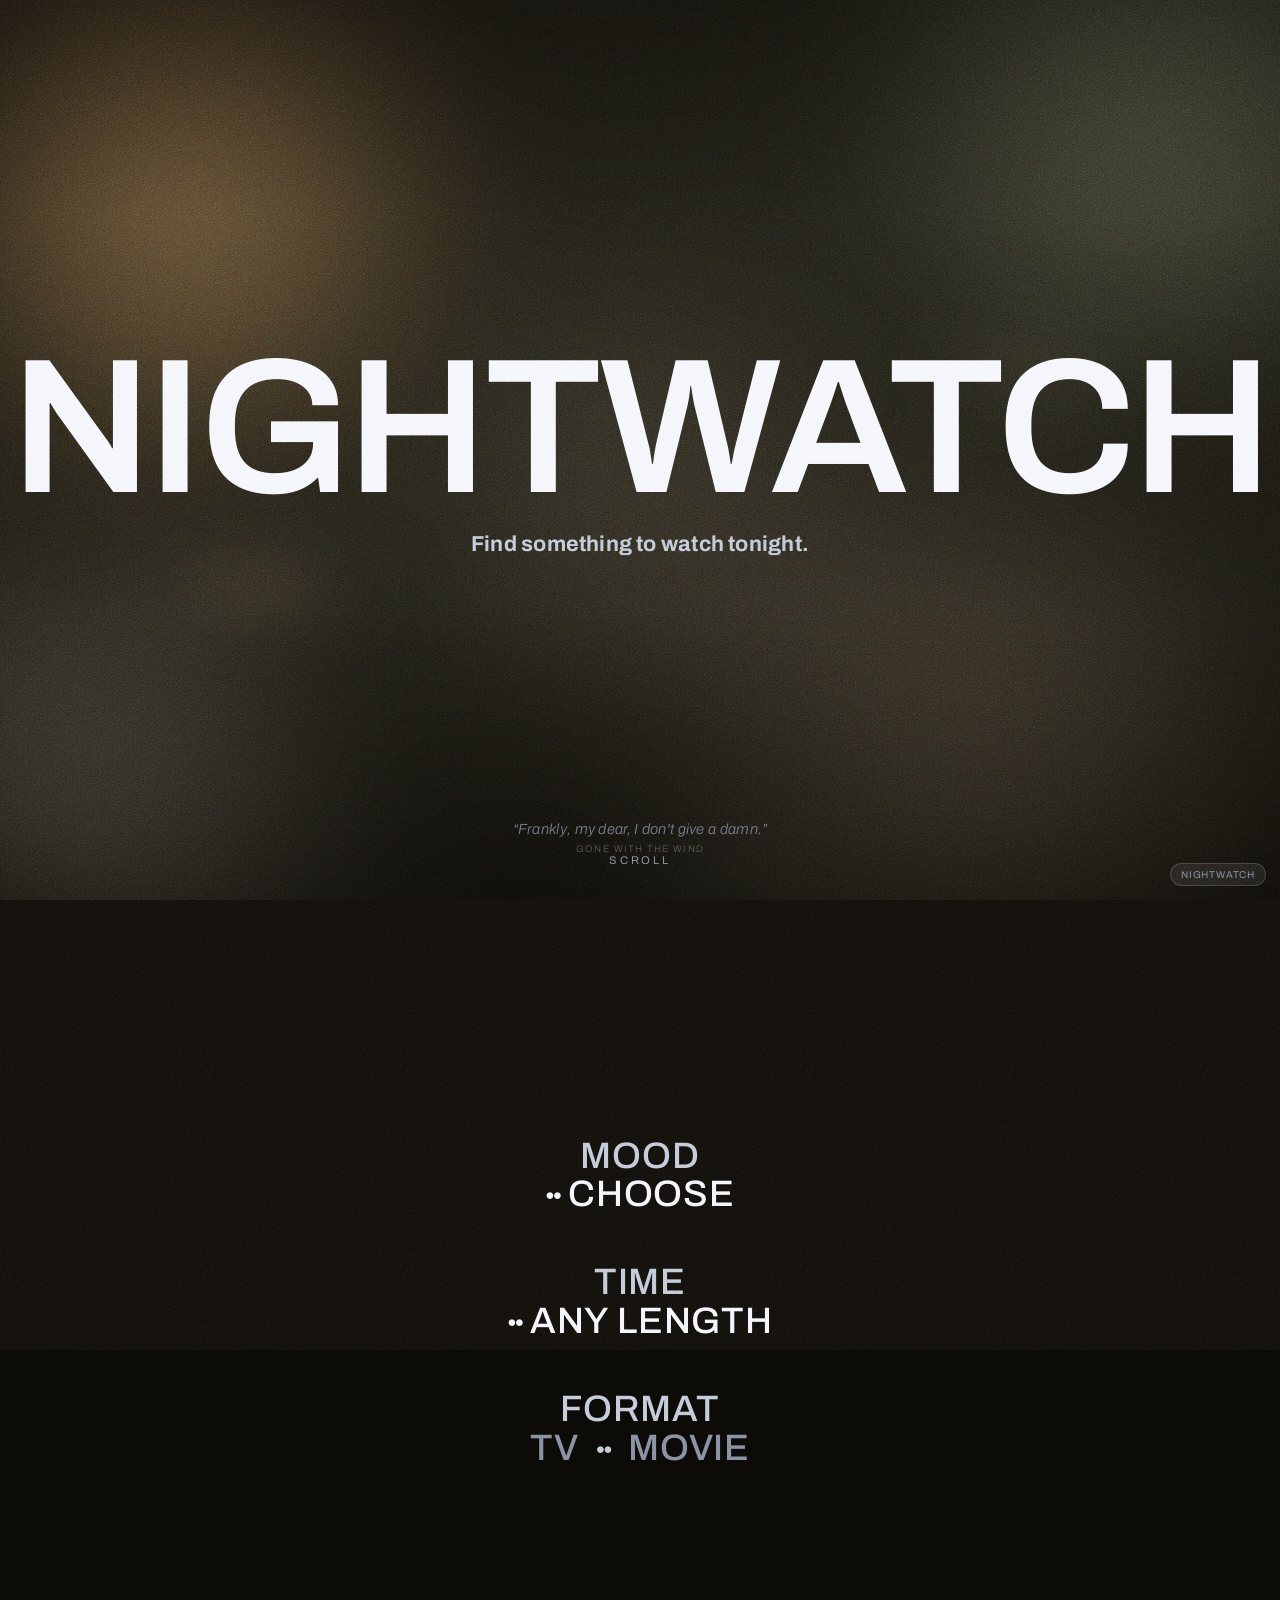
<file: index.html>
<!DOCTYPE html>
<html lang="en">
<head>
<meta charset="UTF-8" />
<meta name="viewport" content="width=device-width, initial-scale=1.0" />
<title>NightWatch — prototype</title>
<link rel="preconnect" href="https://fonts.googleapis.com" />
<link rel="preconnect" href="https://fonts.gstatic.com" crossorigin />
<link href="https://fonts.googleapis.com/css2?family=Archivo:wght@300;400;500;600;700&display=swap" rel="stylesheet" />
<style>
  :root {
    /* frosted pastel palette (from background inspo) */
    --sage: #b9c6ac;
    --blue: #a6bcc6;
    --cream: #ecebe0;
    --mist: #cdd6cf;

    --ink: #f4f6fb;          /* primary text (white) */
    --ink-dim: #c6cdda;      /* secondary text */
    --ink-faint: #8b93a4;    /* faint labels */
    --accent: #0a0a0a;       /* neutral black (no color accent) */
    --accent-warm: #0a0a0a;  /* neutral black (no color accent) */

    --font-display: "Archivo", "Helvetica Neue", Helvetica, Arial, sans-serif;
    --font-body: "Archivo", "Helvetica Neue", Helvetica, Arial, sans-serif;
    --font-mono: "Archivo", "Helvetica Neue", Helvetica, Arial, sans-serif;
  }

  * { box-sizing: border-box; }
  html { scroll-behavior: smooth; background: #0d0b08; }

  body {
    margin: 0;
    font-family: var(--font-body);
    color: var(--ink);
    min-height: 100vh;
    overflow-x: hidden;
    background: transparent;
  }

  /* moving, out-of-focus photographic backdrop */
  .bg { position: fixed; inset: 0; z-index: -1; overflow: hidden; background: #0d0b08; }
  .bg-scene {
    position: absolute; inset: -22%;
    filter: blur(72px) saturate(1.15);
    will-change: transform;
    animation: drift 46s ease-in-out infinite alternate;
    background:
      radial-gradient(38vw 40vw at 25% 30%, rgba(200,152,98,0.55) 0%, transparent 62%),   /* warm amber */
      radial-gradient(42vw 44vw at 78% 22%, rgba(150,160,120,0.42) 0%, transparent 60%),  /* sage */
      radial-gradient(46vw 48vw at 68% 78%, rgba(120,108,84,0.52) 0%, transparent 62%),   /* olive brown */
      radial-gradient(40vw 42vw at 20% 82%, rgba(212,198,170,0.40) 0%, transparent 60%),  /* cream fog */
      radial-gradient(32vw 32vw at 50% 55%, rgba(64,58,46,0.60) 0%, transparent 70%),     /* dark core */
      linear-gradient(155deg, #14110c 0%, #1b1a14 45%, #0f0d0a 100%);
  }
  .bg-streaks {
    position: absolute; inset: -25%;
    filter: blur(34px);
    opacity: 0.5;
    mix-blend-mode: screen;
    will-change: transform;
    animation: drift2 37s ease-in-out infinite alternate;
    background:
      radial-gradient(13vw 3vw at 30% 60%, rgba(255,190,120,0.55), transparent 70%),
      radial-gradient(10vw 2.4vw at 70% 44%, rgba(255,222,172,0.42), transparent 70%),
      radial-gradient(15vw 3vw at 56% 82%, rgba(200,240,205,0.22), transparent 70%);
  }
  .bg-veil {
    position: absolute; inset: 0;
    background:
      radial-gradient(120vw 92vh at 50% 42%, transparent 0%, rgba(8,7,5,0.30) 68%, rgba(6,5,4,0.72) 100%),
      linear-gradient(180deg, rgba(6,5,4,0.38) 0%, transparent 24%, transparent 68%, rgba(6,5,4,0.58) 100%);
  }
  @keyframes drift {
    0%   { transform: translate3d(-3%, -2%, 0) scale(1.14) rotate(0.6deg); }
    100% { transform: translate3d(4%, 3%, 0) scale(1.3) rotate(-0.6deg); }
  }
  @keyframes drift2 {
    0%   { transform: translate3d(2%, 1%, 0) scale(1.1); }
    100% { transform: translate3d(-3%, -2%, 0) scale(1.26); }
  }
  @media (prefers-reduced-motion: reduce) {
    .bg-scene, .bg-streaks { animation: none; }
  }

  /* film-grain overlay — coarse base layer */
  body::before {
    content: "";
    position: fixed;
    inset: -50%;
    width: 200%;
    height: 200%;
    z-index: 0;
    pointer-events: none;
    opacity: 0.85;
    background-image: url("data:image/svg+xml,%3Csvg xmlns='http://www.w3.org/2000/svg' width='200' height='200'%3E%3Cfilter id='n'%3E%3CfeTurbulence type='fractalNoise' baseFrequency='0.72' numOctaves='4' stitchTiles='stitch'/%3E%3C/filter%3E%3Crect width='100%25' height='100%25' filter='url(%23n)'/%3E%3C/svg%3E");
    mix-blend-mode: soft-light;
    animation: grain 0.6s steps(4) infinite;
  }
  /* film-grain overlay — fine sharp layer */
  body::after {
    content: "";
    position: fixed;
    inset: -50%;
    width: 200%;
    height: 200%;
    z-index: 0;
    pointer-events: none;
    opacity: 0.45;
    background-image: url("data:image/svg+xml,%3Csvg xmlns='http://www.w3.org/2000/svg' width='140' height='140'%3E%3Cfilter id='m'%3E%3CfeTurbulence type='fractalNoise' baseFrequency='1.1' numOctaves='2' stitchTiles='stitch'/%3E%3C/filter%3E%3Crect width='100%25' height='100%25' filter='url(%23m)'/%3E%3C/svg%3E");
    mix-blend-mode: overlay;
    animation: grain 0.5s steps(3) infinite reverse;
  }
  @keyframes grain {
    0%   { transform: translate(0, 0); }
    25%  { transform: translate(-4%, 3%); }
    50%  { transform: translate(3%, -4%); }
    75%  { transform: translate(-3%, -2%); }
    100% { transform: translate(2%, 4%); }
  }
  @media (prefers-reduced-motion: reduce) {
    body::before, body::after { animation: none; }
  }

  /* ---------- HERO ---------- */
  .hero {
    position: sticky;
    top: 0;
    height: 100vh;
    display: flex;
    flex-direction: column;
    align-items: center;
    justify-content: center;
    text-align: center;
    z-index: 1;
    will-change: opacity, transform;
  }
  .hero-title {
    font-family: var(--font-display);
    font-weight: 600;
    letter-spacing: -0.02em;
    line-height: 0.88;
    margin: 0;
    font-size: clamp(3rem, 15vw, 14rem);
    color: var(--ink);
    white-space: nowrap;
  }
  .hero-tagline {
    margin: 20px 0 0;
    font-family: var(--font-body);
    font-size: clamp(0.95rem, 2vw, 1.35rem);
    font-weight: 700;
    color: var(--ink-dim);
    letter-spacing: 0.01em;
  }
  .scroll-cue {
    position: absolute;
    bottom: 34px;
    font-family: var(--font-mono);
    color: var(--ink-faint);
    font-size: 0.7rem;
    letter-spacing: 0.25em;
    text-transform: uppercase;
    animation: bob 2.2s ease-in-out infinite;
  }
  @keyframes bob {
    0%, 100% { transform: translateY(0); opacity: 0.6; }
    50% { transform: translateY(6px); opacity: 1; }
  }

  /* ---------- CHOOSER ---------- */
  .chooser {
    position: relative;
    z-index: 2;
    min-height: 100vh;
    display: flex;
    flex-direction: column;
    align-items: center;
    justify-content: center;
    gap: 40px;
    padding: 80px 24px;
    text-align: center;
  }
  /* ---------- CHOOSER (end-credits style) ---------- */
  .credits {
    display: flex;
    flex-direction: column;
    align-items: center;
    gap: clamp(30px, 5.5vh, 58px);
    font-family: var(--font-display);
    text-transform: uppercase;
    color: var(--ink);
  }
  .credit {
    position: relative;
    cursor: pointer;
    text-align: center;
    line-height: 1.05;
    letter-spacing: 0.05em;
    font-weight: 500;
  }
  .credit-role {
    display: block;
    font-size: clamp(1.3rem, 3.2vw, 2.3rem);
    color: var(--ink-dim);
  }
  .credit-value {
    display: block;
    font-size: clamp(1.3rem, 3.2vw, 2.3rem);
    color: var(--ink);
    transition: opacity 0.2s, color 0.2s;
  }
  .credit-value::before {
    content: "\25CF\25CF";
    font-size: 0.42em;
    vertical-align: 0.4em;
    letter-spacing: -0.12em;
    margin-right: 0.5em;
  }
  .credit:hover .credit-value { opacity: 0.6; }
  .credit.chosen .credit-value { color: #fff; }
  .credit .menu { letter-spacing: normal; }

  /* format row (TV / Movie) */
  .credit.credit-format { cursor: default; }
  .credit.credit-format:hover .credit-value { opacity: 1; }
  .credit-value.fmt::before { content: none; }
  .type-word {
    cursor: pointer;
    color: var(--ink-faint);
    transition: color 0.2s, opacity 0.2s;
  }
  .type-word:hover { color: var(--ink); opacity: 0.85; }
  .type-word.active { color: #fff; }
  .fmt-dots {
    font-size: 0.42em;
    vertical-align: 0.4em;
    letter-spacing: -0.12em;
    margin: 0 0.55em;
    color: var(--ink-dim);
  }

  /* dropdown */
  .menu {
    position: absolute;
    top: calc(100% + 16px);
    left: 50%;
    transform: translateX(-50%) translateY(6px);
    min-width: 300px;
    background: rgba(18, 15, 11, 0.9);
    backdrop-filter: blur(20px) saturate(1.1);
    -webkit-backdrop-filter: blur(20px) saturate(1.1);
    border: 1px solid rgba(255, 255, 255, 0.12);
    border-radius: 6px;
    box-shadow: 0 26px 70px rgba(0, 0, 0, 0.6);
    padding: 10px;
    opacity: 0;
    visibility: hidden;
    transition: opacity 0.2s, transform 0.2s;
    z-index: 20;
    text-align: center;
  }
  .menu.open { opacity: 1; visibility: visible; transform: translateX(-50%) translateY(0); }
  .menu-item {
    display: flex; flex-direction: column; gap: 3px;
    padding: 12px 16px; border-radius: 4px; cursor: pointer;
    transition: background 0.15s;
  }
  .menu-item:hover { background: rgba(255, 255, 255, 0.06); }
  .menu-item .mi-title {
    font-family: var(--font-display); font-size: 1rem; font-weight: 500;
    text-transform: uppercase; letter-spacing: 0.05em; color: #fff; line-height: 1.25;
  }
  .menu-item .mi-title::before {
    content: "\25CF\25CF";
    font-size: 0.4em; vertical-align: 0.35em;
    letter-spacing: -0.12em; margin-right: 0.5em;
    opacity: 0; transition: opacity 0.15s;
  }
  .menu-item:hover .mi-title::before { opacity: 1; }
  .menu-item .mi-sub {
    font-family: var(--font-body); font-size: 0.82rem; font-weight: 400;
    text-transform: none; color: var(--ink-dim);
    letter-spacing: 0.01em; line-height: 1.45; margin-top: 1px;
  }

  /* show me */
  .showme-wrap { min-height: 56px; display: flex; align-items: center; justify-content: center; }
  .showme {
    font-family: var(--font-display);
    font-size: clamp(1.4rem, 3.2vw, 2.2rem);
    font-weight: 500;
    cursor: pointer;
    color: var(--ink);
    letter-spacing: -0.01em;
    opacity: 0;
    transform: translateY(10px);
    transition: opacity 0.4s, transform 0.4s;
    pointer-events: none;
  }
  .showme.visible { opacity: 1; transform: translateY(0); pointer-events: auto; }
  .showme::after { content: " \2192"; }
  .showme:hover { opacity: 0.6; }

  /* ---------- RESULTS (row of posters, hover to enlarge) ---------- */
  .results-wrap {
    position: relative;
    z-index: 2;
    min-height: 90vh;
    display: flex;
    flex-direction: column;
    align-items: center;
    justify-content: center;
    padding: 40px 24px 120px;
    gap: 26px;
  }

  .results {
    display: flex;
    flex-wrap: nowrap;
    justify-content: center;
    align-items: center;
    gap: clamp(12px, 1.6vw, 24px);
    width: 100%;
    max-width: 1200px;
    min-height: 420px;
  }

  .poster-item {
    position: relative;
    flex: 0 0 auto;
    width: clamp(96px, 12.5vw, 165px);
    aspect-ratio: 2 / 3;
    border-radius: 6px;
    overflow: hidden;
    cursor: pointer;
    box-shadow: 0 14px 34px rgba(40, 45, 55, 0.22);
    transition: width 0.55s cubic-bezier(0.2, 0.75, 0.2, 1),
                box-shadow 0.4s, border-radius 0.4s;
    animation: rise 0.6s ease both;
  }
  @keyframes rise { from { opacity: 0; transform: translateY(22px);} to { opacity: 1; transform: translateY(0);} }
  .poster-item:hover {
    width: clamp(260px, 32vw, 380px);
    z-index: 10;
    box-shadow: 0 30px 70px rgba(40, 45, 55, 0.4);
    border-radius: 8px;
  }

  .poster-bg {
    position: absolute; inset: 0;
    display: flex; align-items: flex-end;
    padding: 16px;
    background-size: cover;
    background-position: center;
    background-repeat: no-repeat;
  }
  .poster-img {
    position: absolute; inset: 0;
    width: 100%; height: 100%;
    object-fit: cover;
    display: block;
    z-index: 1;
    transition: filter 0.45s ease;
  }
  .poster-item:hover .poster-img { filter: brightness(0.42) saturate(0.95); }
  .poster-name {
    font-family: var(--font-display);
    font-weight: 700;
    color: #fff;
    font-size: 1.15rem;
    line-height: 1.1;
    text-shadow: 0 2px 16px rgba(0,0,0,0.5);
    transition: opacity 0.3s;
  }
  .poster-item:hover .poster-name { opacity: 0; }

  .poster-badge {
    position: absolute; top: 14px; left: 14px;
    z-index: 3;
    font-family: var(--font-mono);
    font-size: 0.6rem; font-weight: 500;
    text-transform: uppercase; letter-spacing: 0.1em;
    color: #fff;
    background: rgba(0,0,0,0.35);
    backdrop-filter: blur(4px);
    padding: 4px 8px; border-radius: 4px;
  }

  .info {
    position: absolute; inset: 0;
    z-index: 2;
    background: linear-gradient(180deg, rgba(8,7,5,0.28) 0%, rgba(8,7,5,0.40) 55%, rgba(8,7,5,0.62) 100%);
    padding: 22px;
    display: flex; flex-direction: column; justify-content: flex-end; gap: 8px;
    opacity: 0;
    transition: opacity 0.4s ease 0.1s;
    pointer-events: none;
    color: #fff;
  }
  .poster-item:hover .info { opacity: 1; pointer-events: auto; }
  .info h3 { font-family: var(--font-display); margin: 0; font-size: 1.5rem; font-weight: 700; line-height: 1.05; }
  .info .meta {
    font-family: var(--font-mono);
    font-size: 0.7rem; letter-spacing: 0.06em;
    color: rgba(255,255,255,0.82);
    display: flex; flex-wrap: wrap; gap: 4px 12px;
  }
  .info .overview {
    font-family: var(--font-body); font-weight: 300; font-size: 0.85rem; line-height: 1.5;
    color: rgba(255,255,255,0.9);
    display: -webkit-box; -webkit-line-clamp: 4; line-clamp: 4; -webkit-box-orient: vertical; overflow: hidden;
  }
  .info .stream-label {
    font-family: var(--font-mono); font-size: 0.6rem; letter-spacing: 0.1em; text-transform: uppercase;
    color: rgba(255,255,255,0.6); margin-top: 2px;
  }
  .chips { display: flex; flex-wrap: wrap; gap: 5px; }
  .chip {
    font-family: var(--font-mono); font-size: 0.66rem;
    padding: 3px 8px; border-radius: 4px;
    background: rgba(255,255,255,0.18); color: #fff;
  }
  .watched-btn {
    margin-top: 8px;
    align-self: flex-start;
    border: 1.5px solid rgba(255,255,255,0.5);
    background: transparent;
    color: #fff;
    font-family: var(--font-mono);
    font-size: 0.72rem; letter-spacing: 0.06em; text-transform: uppercase;
    padding: 8px 14px; border-radius: 6px; cursor: pointer;
    transition: all 0.18s;
  }
  .watched-btn:hover { background: rgba(255,255,255,0.15); border-color: #fff; }
  .poster-item.watched .watched-btn { background: var(--accent-warm); border-color: var(--accent-warm); }
  .poster-item.watched::after {
    content: "✓ Watched"; position: absolute; top: 14px; right: 14px; z-index: 4;
    font-family: var(--font-mono); font-size: 0.6rem; letter-spacing: 0.06em;
    background: var(--accent-warm); color: #fff; padding: 4px 8px; border-radius: 4px;
  }
  .poster-item.watched .poster-bg { filter: grayscale(0.6) brightness(0.75); }

  .empty {
    font-family: var(--font-body); font-weight: 300;
    text-align: center; color: var(--ink-dim); max-width: 480px;
  }

  .proto-tag {
    position: fixed; bottom: 14px; right: 14px; z-index: 50;
    font-family: var(--font-mono);
    font-size: 0.62rem; letter-spacing: 0.08em; text-transform: uppercase;
    color: var(--ink-faint);
    background: rgba(255,255,255,0.08);
    border: 1px solid rgba(255,255,255,0.15);
    padding: 5px 10px; border-radius: 999px;
  }

  .info .meta .rt { color: #ff6347; }

  .quote-ticker {
    position: fixed; left: 50%; bottom: 44px; transform: translateX(-50%);
    z-index: 49;
    max-width: min(72vw, 620px);
    text-align: center;
    font-family: var(--font-body); font-weight: 300; font-style: italic;
    font-size: clamp(0.72rem, 1.4vw, 0.92rem);
    line-height: 1.4;
    color: var(--ink-faint);
    letter-spacing: 0.02em;
    pointer-events: none;
    opacity: 0;
    transition: opacity 0.9s ease;
  }
  .quote-ticker.show { opacity: 0.85; }
  .quote-ticker .qt-src {
    display: block; margin-top: 3px;
    font-style: normal; font-family: var(--font-mono);
    font-size: 0.6rem; letter-spacing: 0.12em; text-transform: uppercase;
    color: rgba(255,255,255,0.35);
  }
  @media (max-width: 720px) { .quote-ticker { display: none; } }
</style>
</head>
<body>
  <div class="bg" aria-hidden="true">
    <div class="bg-scene"></div>
    <div class="bg-streaks"></div>
    <div class="bg-veil"></div>
  </div>

  <!-- HERO -->
  <header class="hero" id="hero">
    <h1 class="hero-title">NIGHTWATCH</h1>
    <p class="hero-tagline">Find something to watch tonight.</p>
    <div class="scroll-cue">scroll</div>
  </header>

  <!-- CHOOSER -->
  <main class="chooser" id="chooser">
    <div class="credits">
      <div class="credit" id="mood-word">
        <span class="credit-role">Mood</span>
        <span class="credit-value" id="mood-value">Choose</span>
        <div class="menu" id="mood-menu"></div>
      </div>
      <div class="credit" id="time-word">
        <span class="credit-role">Time</span>
        <span class="credit-value" id="time-value">Any length</span>
        <div class="menu" id="time-menu"></div>
      </div>
      <div class="credit credit-format">
        <span class="credit-role">Format</span>
        <span class="credit-value fmt">
          <span class="type-word" id="type-tv" data-type="tv">TV</span>
          <span class="fmt-dots">●●</span>
          <span class="type-word" id="type-movie" data-type="movie">Movie</span>
        </span>
      </div>
    </div>

    <div class="showme-wrap">
      <span class="showme" id="showme">show me</span>
    </div>
  </main>

  <!-- RESULTS -->
  <section class="results-wrap" id="results-wrap">
    <div class="results" id="results"></div>
  </section>

  <div class="proto-tag">nightwatch</div>

  <div class="quote-ticker" id="quote-ticker" aria-live="polite"></div>

<script>
/* ---------------- Sample catalog (self-contained, no key needed) ---------------- */
const CATALOG = [
  { id:1001, type:"movie", title:"The Quiet Coast", rating:7.4, runtime:96, year:"2022",
    overview:"A burnt-out chef retreats to a sleepy seaside town and slowly rediscovers what matters over long, warm evenings.",
    genres:[18,10749], providers:["Netflix","Prime Video"] },
  { id:1002, type:"movie", title:"Midnight Circuit", rating:7.9, runtime:118, year:"2023",
    overview:"A heist crew has one night to pull off the impossible before the city's power grid reboots.",
    genres:[28,53], providers:["Max"] },
  { id:1003, type:"movie", title:"Grandma's Time Machine", rating:7.1, runtime:88, year:"2021",
    overview:"Two kids and their inventor grandmother bumble through history in a shed that shouldn't work.",
    genres:[10751,16], providers:["Disney+"] },
  { id:1004, type:"movie", title:"Laugh Track", rating:6.8, runtime:92, year:"2024",
    overview:"A washed-up comedian accidentally becomes the manager of the world's worst improv troupe.",
    genres:[35], providers:["Prime Video","Hulu"] },
  { id:1005, type:"movie", title:"The Last Signal", rating:8.1, runtime:134, year:"2020",
    overview:"A lone radio astronomer picks up a message that rewrites everything we thought we knew about home.",
    genres:[878,18], providers:["Apple TV+"] },
  { id:1006, type:"movie", title:"Paper Lanterns", rating:7.6, runtime:74, year:"2023",
    overview:"A quiet, beautiful documentary following four families as they prepare for a small-town festival.",
    genres:[99], providers:["Netflix"] },
  { id:1007, type:"movie", title:"Vault 9", rating:6.5, runtime:105, year:"2019",
    overview:"A detective and a thief are locked in the same bank vault — and only one of them is telling the truth.",
    genres:[80,9648], providers:["Max","Prime Video"] },
  { id:1008, type:"movie", title:"Sunday Slow", rating:7.0, runtime:28, year:"2024",
    overview:"A gentle short film about a cat, a cup of tea, and the perfect lazy afternoon.",
    genres:[35,10751], providers:["Apple TV+"] },
  { id:1009, type:"movie", title:"Neon Harbor", rating:7.3, runtime:112, year:"2023",
    overview:"A street racer with nothing left to lose takes one final job across a rain-soaked megacity.",
    genres:[28,12], providers:["Netflix"] },
  { id:1010, type:"movie", title:"The Weight of Water", rating:8.4, runtime:128, year:"2021",
    overview:"Two estranged sisters reunite for one summer that will change how they remember everything.",
    genres:[18,10749], providers:["Max"] },
  { id:2001, type:"tv", title:"Harbor Lights", rating:8.3, runtime:50, year:"2021",
    overview:"Interwoven stories of a small fishing town, told across the seasons of a single unforgettable year.",
    genres:[18], providers:["Netflix"] },
  { id:2002, type:"tv", title:"Cosmic Drift", rating:8.0, runtime:45, year:"2022",
    overview:"The misfit crew of a salvage ship stumbles into a mystery that spans the edge of known space.",
    genres:[10765,10759], providers:["Max","Apple TV+"] },
  { id:2003, type:"tv", title:"Office Hours", rating:7.7, runtime:25, year:"2020",
    overview:"A mockumentary sitcom about the least productive, most lovable team in a struggling startup.",
    genres:[35], providers:["Hulu"] },
  { id:2004, type:"tv", title:"The Willowmere Case", rating:8.5, runtime:55, year:"2023",
    overview:"A cold-case detective returns to her hometown to solve the disappearance that shaped her childhood.",
    genres:[9648,80], providers:["Prime Video"] },
  { id:2005, type:"tv", title:"Tiny Explorers", rating:7.2, runtime:22, year:"2021",
    overview:"A warm animated series where curious kids and a friendly robot discover how the world works.",
    genres:[16,10751], providers:["Disney+"] },
  { id:2006, type:"tv", title:"Night Kitchen", rating:7.4, runtime:30, year:"2024",
    overview:"Comfort-food chefs cook through the small hours, sharing stories with the city's night owls.",
    genres:[35,18], providers:["Netflix","Hulu"] },
  { id:2007, type:"tv", title:"Signal Fire", rating:8.1, runtime:48, year:"2022",
    overview:"When the world goes dark, a group of strangers keeps a lighthouse — and each other — alive.",
    genres:[18,10765], providers:["Apple TV+"] },
  { id:2008, type:"tv", title:"The Long Con", rating:7.9, runtime:52, year:"2023",
    overview:"A charming grifter assembles a crew of misfits for the score of a lifetime, one mark at a time.",
    genres:[80,35], providers:["Max"] },
];

const GENRE_NAMES = {
  28:"Action", 12:"Adventure", 16:"Animation", 35:"Comedy", 80:"Crime",
  99:"Documentary", 18:"Drama", 10751:"Family", 14:"Fantasy", 9648:"Mystery",
  10749:"Romance", 878:"Sci-Fi", 53:"Thriller", 10759:"Action & Adventure",
  10765:"Sci-Fi & Fantasy", 27:"Horror", 36:"History", 37:"Western",
  10402:"Music", 10752:"War", 10768:"War & Politics", 10762:"Kids",
  10763:"News", 10764:"Reality", 10766:"Soap", 10767:"Talk", 10770:"TV Movie",
};

const MOODS = [
  { key:"popcorn", title:"Popcorn blockbuster", sub:"Big, loud, edge-of-your-seat fun", genres:[28,12,53,10759] },
  { key:"cozy", title:"Cozy comfort watch", sub:"Warm, easy, feel-good", genres:[35,10749,10751] },
  { key:"gripping", title:"Keep me guessing", sub:"Twists, crime & mystery", genres:[9648,80,53] },
  { key:"think", title:"Slow contemplation", sub:"Thoughtful drama & docs", genres:[18,99] },
  { key:"laugh", title:"Just make me laugh", sub:"Pure comedy", genres:[35] },
  { key:"feels", title:"All the feels", sub:"Romance & big emotions", genres:[18,10749] },
  { key:"escape", title:"A beautiful escape", sub:"Sci-fi & fantasy worlds", genres:[878,14,10765] },
  { key:"family", title:"Family movie night", sub:"Something for everyone", genres:[10751,16] },
];

const TIMES = [
  { value:0,   title:"however long", sub:"No time limit" },
  { value:30,  title:"a quick 30 min", sub:"Short & sweet" },
  { value:60,  title:"about an hour", sub:"One episode-ish" },
  { value:90,  title:"90 minutes", sub:"A tidy movie night" },
  { value:120, title:"a couple of hours", sub:"A proper feature" },
  { value:150, title:"all evening", sub:"Go epic" },
];

const state = {
  mood: null, time: null, types: new Set(),
  watched: loadWatched(),
};
function loadWatched() {
  try { return new Set(JSON.parse(localStorage.getItem("nw_watched") || "[]")); }
  catch { return new Set(); }
}
function saveWatched() { localStorage.setItem("nw_watched", JSON.stringify([...state.watched])); }

const el = {
  hero: document.getElementById("hero"),
  moodWord: document.getElementById("mood-word"),
  moodMenu: document.getElementById("mood-menu"),
  moodValue: document.getElementById("mood-value"),
  timeWord: document.getElementById("time-word"),
  timeMenu: document.getElementById("time-menu"),
  timeValue: document.getElementById("time-value"),
  typeTv: document.getElementById("type-tv"),
  typeMovie: document.getElementById("type-movie"),
  showme: document.getElementById("showme"),
  results: document.getElementById("results"),
};

/* hero fade on scroll */
window.addEventListener("scroll", () => {
  const p = Math.min(window.scrollY / (window.innerHeight * 0.6), 1);
  el.hero.style.opacity = String(1 - p);
  el.hero.style.transform = `scale(${1 - p * 0.06})`;
}, { passive: true });

/* build menus */
function buildMenu(menuEl, items, onPick) {
  menuEl.innerHTML = items.map((it, i) =>
    `<div class="menu-item" data-i="${i}">
       <span class="mi-title">${it.title}</span>
       <span class="mi-sub">${it.sub}</span>
     </div>`).join("");
  menuEl.querySelectorAll(".menu-item").forEach(node => {
    node.addEventListener("click", (e) => {
      e.stopPropagation();
      onPick(items[Number(node.dataset.i)]);
      closeMenus();
    });
  });
}
buildMenu(el.moodMenu, MOODS, (m) => {
  state.mood = m; el.moodValue.textContent = m.title;
  el.moodWord.classList.add("chosen"); maybeShowCta();
});
buildMenu(el.timeMenu, TIMES, (t) => {
  state.time = t; el.timeValue.textContent = t.title;
  el.timeWord.classList.add("chosen"); maybeShowCta();
});

el.moodWord.addEventListener("click", (e) => { e.stopPropagation(); toggleMenu(el.moodMenu); });
el.timeWord.addEventListener("click", (e) => { e.stopPropagation(); toggleMenu(el.timeMenu); });
function toggleMenu(menu) {
  const open = menu.classList.contains("open");
  closeMenus();
  if (!open) menu.classList.add("open");
}
function closeMenus() { el.moodMenu.classList.remove("open"); el.timeMenu.classList.remove("open"); }
document.addEventListener("click", closeMenus);

function pickType(type) {
  if (state.types.has(type)) state.types.delete(type);
  else state.types.add(type);
  el.typeTv.classList.toggle("active", state.types.has("tv"));
  el.typeMovie.classList.toggle("active", state.types.has("movie"));
  maybeShowCta();
}
el.typeTv.addEventListener("click", (e) => { e.stopPropagation(); pickType("tv"); });
el.typeMovie.addEventListener("click", (e) => { e.stopPropagation(); pickType("movie"); });

function maybeShowCta() {
  el.showme.classList.toggle("visible", !!(state.mood || state.time || state.types.size));
}
el.showme.addEventListener("click", (e) => { e.stopPropagation(); showResults(); });

/* ---------------- TMDb live data ---------------- */
const TMDB_KEY = "6621d30d1b3228627a6915c46c8f94c6";
const IMG_BASE = "https://image.tmdb.org/t/p/w500";
const PROVIDER_REGIONS = ["NL", "US", "GB"];
// Rotten Tomatoes scores come from OMDb (not TMDb). Get a free key at
// https://www.omdbapi.com/apikey.aspx and paste it below to enable them.
const OMDB_KEY = "";

let shownIds = [];
let currentPool = [];
const providerCache = new Map();
const movieDetailCache = new Map();
const rtCache = new Map();

function wid(item) { return item.type + ":" + item.id; }

function shuffle(arr) {
  for (let i = arr.length - 1; i > 0; i--) {
    const j = Math.floor(Math.random() * (i + 1));
    [arr[i], arr[j]] = [arr[j], arr[i]];
  }
  return arr;
}

async function discover(mediaType) {
  const p = new URLSearchParams({
    api_key: TMDB_KEY,
    sort_by: "popularity.desc",
    "vote_count.gte": "150",
    include_adult: "false",
    page: "1",
  });
  if (state.mood) p.set("with_genres", state.mood.genres.join("|"));
  if (mediaType === "movie" && state.time && state.time.value > 0) {
    p.set("with_runtime.lte", String(state.time.value));
  }
  const res = await fetch(`https://api.themoviedb.org/3/discover/${mediaType}?${p.toString()}`);
  if (!res.ok) throw new Error("TMDb " + res.status);
  const data = await res.json();
  let items = (data.results || []).map(r => ({
    id: r.id,
    type: mediaType,
    title: mediaType === "movie" ? r.title : r.name,
    rating: r.vote_average || 0,
    year: ((mediaType === "movie" ? r.release_date : r.first_air_date) || "").slice(0, 4),
    overview: r.overview || "No description available.",
    genres: r.genre_ids || [],
    poster: r.poster_path ? IMG_BASE + r.poster_path : null,
    providers: null,
  }));
  // TMDb's with_runtime filter is unreliable, so verify movie runtimes client-side.
  if (mediaType === "movie" && state.time && state.time.value > 0) {
    const limit = state.time.value + 10; // small grace so e.g. 95min fits a 90min budget
    const checked = await Promise.all(items.map(async it => ({ it, rt: await fetchRuntime(it.id) })));
    items = checked.filter(x => x.rt > 0 && x.rt <= limit).map(x => x.it);
  }
  return items;
}

async function fetchRuntime(id) { return (await fetchMovieDetail(id)).runtime; }

async function fetchMovieDetail(id) {
  if (movieDetailCache.has(id)) return movieDetailCache.get(id);
  try {
    const res = await fetch(`https://api.themoviedb.org/3/movie/${id}?api_key=${TMDB_KEY}`);
    const d = await res.json();
    const detail = { runtime: d.runtime || 0, imdb_id: d.imdb_id || null };
    movieDetailCache.set(id, detail);
    return detail;
  } catch { return { runtime: 0, imdb_id: null }; }
}

async function fetchRottenTomatoes(item) {
  if (!OMDB_KEY) return null;
  const key = wid(item);
  if (rtCache.has(key)) return rtCache.get(key);
  try {
    let imdbId = null;
    if (item.type === "movie") {
      imdbId = (await fetchMovieDetail(item.id)).imdb_id;
    } else {
      const r = await fetch(`https://api.themoviedb.org/3/tv/${item.id}/external_ids?api_key=${TMDB_KEY}`);
      imdbId = (await r.json()).imdb_id || null;
    }
    if (!imdbId) { rtCache.set(key, null); return null; }
    const o = await fetch(`https://www.omdbapi.com/?i=${imdbId}&apikey=${OMDB_KEY}`);
    const od = await o.json();
    const rt = (od.Ratings || []).find(x => x.Source === "Rotten Tomatoes");
    const val = rt ? rt.Value : null;
    rtCache.set(key, val);
    return val;
  } catch { rtCache.set(key, null); return null; }
}

async function buildPool() {
  const types = state.types.size ? [...state.types] : ["movie", "tv"];
  const lists = await Promise.all(types.map(t => discover(t).catch(() => [])));
  const seen = new Set();
  const pool = lists.flat().filter(x => {
    if (!x.poster) return false;
    const k = wid(x);
    if (seen.has(k)) return false;
    seen.add(k);
    return true;
  });
  return shuffle(pool);
}

async function fetchProviders(item) {
  const key = wid(item);
  if (providerCache.has(key)) return providerCache.get(key);
  try {
    const res = await fetch(`https://api.themoviedb.org/3/${item.type}/${item.id}/watch/providers?api_key=${TMDB_KEY}`);
    const data = await res.json();
    const results = data.results || {};
    let region = null;
    for (const code of PROVIDER_REGIONS) { if (results[code]) { region = results[code]; break; } }
    const flat = (region && region.flatrate) || [];
    const names = flat.slice(0, 4).map(p => p.provider_name);
    providerCache.set(key, names);
    return names;
  } catch {
    return [];
  }
}

/* posters */
function posterGradient(title) {
  let h = 0;
  for (const c of title) h = (h * 31 + c.charCodeAt(0)) % 360;
  const h2 = (h + 35) % 360;
  return `linear-gradient(150deg, hsl(${h} 45% 30%) 0%, hsl(${h2} 50% 16%) 100%)`;
}
function genreNames(ids) { return ids.map(id => GENRE_NAMES[id]).filter(Boolean); }

function createCard(item) {
  const card = document.createElement("article");
  card.className = "poster-item";
  const gnames = genreNames(item.genres);
  const posterImg = item.poster
    ? `<img class="poster-img" src="${item.poster}" alt="${(item.title || "").replace(/"/g, "&quot;")} poster" loading="lazy" onerror="this.remove()">`
    : "";
  card.innerHTML = `
    <div class="poster-bg" style="background:${posterGradient(item.title)}"><div class="poster-name">${item.title}</div></div>
    ${posterImg}
    <span class="poster-badge">${item.type === "movie" ? "Film" : "Series"}</span>
    <div class="info">
      <h3>${item.title}</h3>
      <div class="meta">
        <span>${item.year || "—"}</span><span>★ ${item.rating.toFixed(1)}</span>
        <span class="rt" hidden></span>
        <span>${gnames.slice(0, 3).join(" · ")}</span>
      </div>
      <p class="overview">${item.overview}</p>
      <span class="stream-label">Stream on</span>
      <div class="chips"></div>
      <button class="watched-btn" type="button">Watched it</button>
    </div>`;
  card.querySelector(".watched-btn").addEventListener("click", (e) => {
    e.stopPropagation();
    onWatched(item, card);
  });
  populateProviders(item, card);
  populateRatings(item, card);
  return card;
}

async function populateProviders(item, card) {
  const chips = card.querySelector(".chips");
  const label = card.querySelector(".stream-label");
  const list = item.providers || await fetchProviders(item);
  item.providers = list;
  if (!card.isConnected) return;
  if (list.length) {
    chips.innerHTML = list.map(p => `<span class="chip">${p}</span>`).join("");
  } else {
    label.textContent = "Not on major streaming here";
    chips.innerHTML = "";
  }
}

async function populateRatings(item, card) {
  const val = await fetchRottenTomatoes(item);
  if (!val || !card.isConnected) return;
  const rtEl = card.querySelector(".rt");
  if (rtEl) { rtEl.textContent = "🍅 " + val; rtEl.hidden = false; }
}

async function onWatched(item, card) {
  state.watched.add(wid(item));
  saveWatched();
  shownIds = shownIds.filter(id => id !== wid(item));
  const candidates = currentPool.filter(x => !state.watched.has(wid(x)) && !shownIds.includes(wid(x)));
  const [replacement] = await selectWithStreaming(candidates, 1);
  if (replacement) {
    shownIds.push(wid(replacement));
    card.replaceWith(createCard(replacement));
  } else {
    card.style.transition = "opacity 0.4s ease, width 0.4s ease";
    card.style.opacity = "0";
    setTimeout(() => card.remove(), 400);
  }
}

async function showResults() {
  el.results.innerHTML = `<div class="empty">Finding something to watch…</div>`;
  if (window.nextQuote) window.nextQuote();
  scrollToResults();
  let pool;
  try {
    pool = await buildPool();
  } catch (err) {
    el.results.innerHTML = `<div class="empty">Couldn't reach the movie database — check your connection and try again.</div>`;
    return;
  }
  currentPool = pool.filter(x => !state.watched.has(wid(x)));
  const items = await selectWithStreaming(currentPool, 5);
  shownIds = items.map(wid);
  el.results.innerHTML = "";
  if (items.length === 0) {
    const suggestMore = state.time && state.time.value > 0;
    el.results.innerHTML = `<div class="empty">${suggestMore
      ? "Nothing worth watching fits in that little time tonight. Why not give yourself a bit longer and settle in?"
      : "Nothing matched those choices — try a different mood or format."}</div>`;
    return;
  }
  items.forEach(item => el.results.appendChild(createCard(item)));
}

// Prefer titles that are streaming somewhere; allow at most one without.
async function selectWithStreaming(pool, n) {
  const withStream = [];
  const withoutStream = [];
  for (const item of pool) {
    if (withStream.length >= n) break;
    const list = await fetchProviders(item);
    item.providers = list;
    if (list.length) withStream.push(item);
    else if (withoutStream.length < 1) withoutStream.push(item);
  }
  let result = withStream.slice(0, n);
  if (result.length < n) result = result.concat(withoutStream).slice(0, n);
  return result;
}

function scrollToResults() {
  setTimeout(() => document.getElementById("results-wrap").scrollIntoView({ behavior: "smooth", block: "start" }), 60);
}

/* ---------------- Rotating movie quotes ---------------- */
const MOVIE_QUOTES = [
  { q: "May the Force be with you.", src: "Star Wars" },
  { q: "Here's looking at you, kid.", src: "Casablanca" },
  { q: "You talking to me?", src: "Taxi Driver" },
  { q: "I'll be back.", src: "The Terminator" },
  { q: "Frankly, my dear, I don't give a damn.", src: "Gone with the Wind" },
  { q: "Say hello to my little friend!", src: "Scarface" },
  { q: "Life is like a box of chocolates.", src: "Forrest Gump" },
  { q: "I see dead people.", src: "The Sixth Sense" },
  { q: "There's no place like home.", src: "The Wizard of Oz" },
  { q: "Why so serious?", src: "The Dark Knight" },
  { q: "To infinity and beyond!", src: "Toy Story" },
  { q: "I'm going to make him an offer he can't refuse.", src: "The Godfather" },
  { q: "Just keep swimming.", src: "Finding Nemo" },
  { q: "Roads? Where we're going we don't need roads.", src: "Back to the Future" },
  { q: "Carpe diem. Seize the day, boys.", src: "Dead Poets Society" },
];

function initQuoteTicker() {
  const ticker = document.getElementById("quote-ticker");
  if (!ticker) return;
  let order = shuffle([...MOVIE_QUOTES.keys()]);
  let i = 0;
  function render() {
    const { q, src } = MOVIE_QUOTES[order[i]];
    ticker.innerHTML = `“${q}”<span class="qt-src">${src}</span>`;
    ticker.classList.add("show");
  }
  window.nextQuote = function () {
    ticker.classList.remove("show");
    setTimeout(() => {
      i = (i + 1) % order.length;
      if (i === 0) order = shuffle([...MOVIE_QUOTES.keys()]);
      render();
    }, 500);
  };
  render();
}
initQuoteTicker();
</script>
</body>
</html>
</file>
